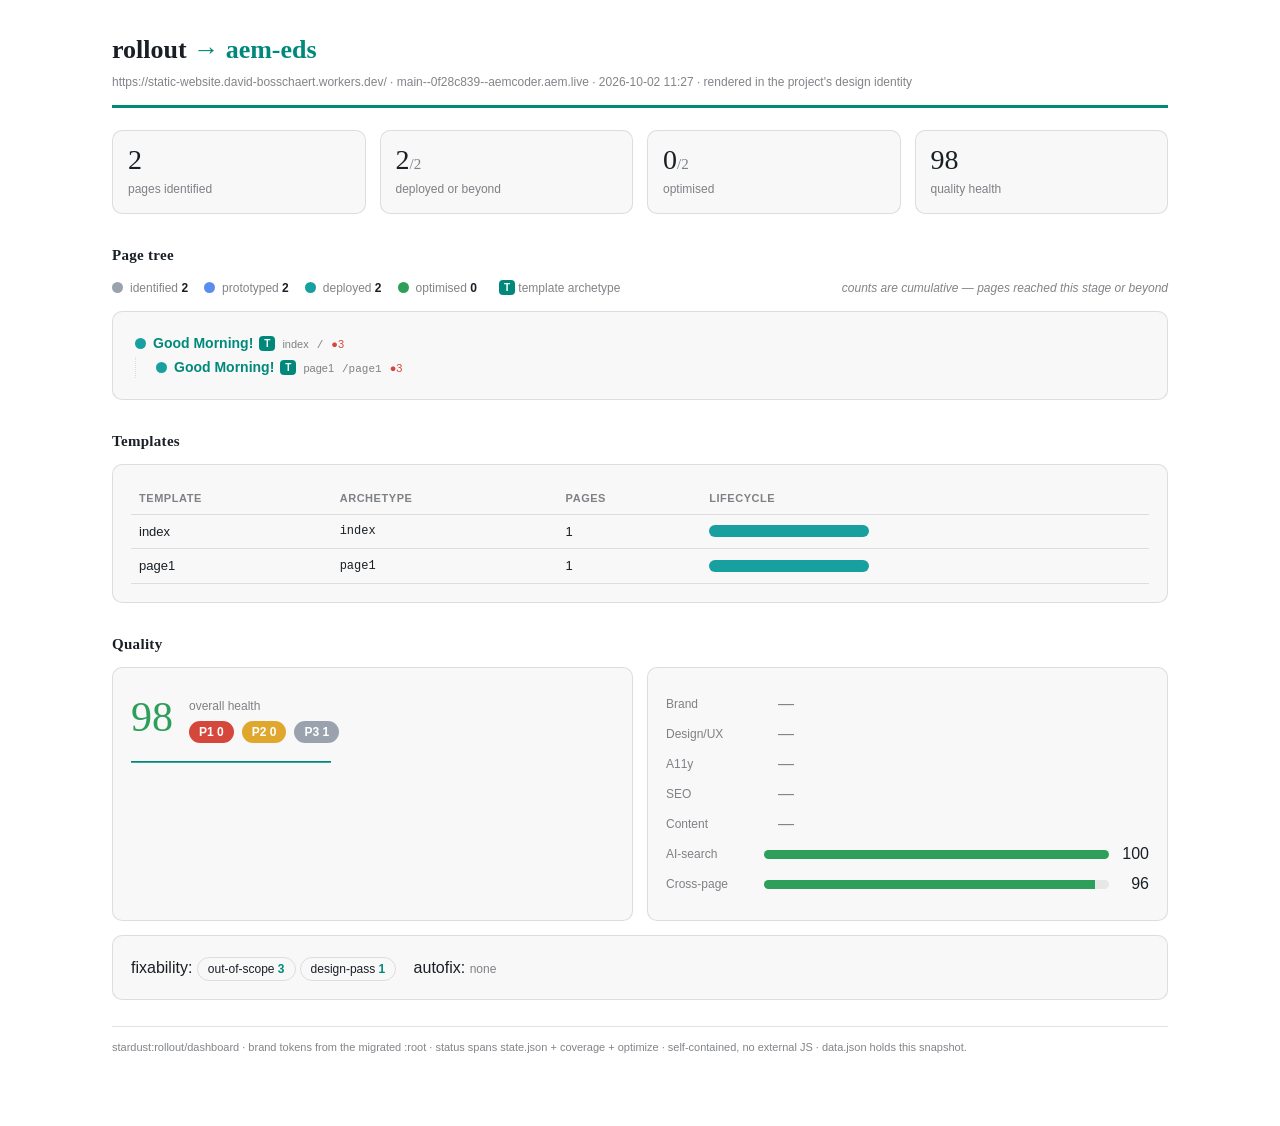
<file: stardust/rollout/dashboard/index.html>
<!doctype html><html lang="en"><head><meta charset="utf-8"><meta name="viewport" content="width=device-width, initial-scale=1">
<title>rollout — https://static-website.david-bosschaert.workers.dev/</title>
<style>
:root{--bg:#ffffff;--fg:#1a1f26;--accent:#00897b;--heading:Georgia, serif;--body:-apple-system,BlinkMacSystemFont,"Segoe UI",Helvetica,Arial,sans-serif;--radius:10px;--maxw:1100px;
--muted:color-mix(in srgb,var(--fg) 55%,transparent);--line:color-mix(in srgb,var(--fg) 12%,transparent);--card:color-mix(in srgb,var(--fg) 3%,var(--bg))}
*{box-sizing:border-box}body{margin:0;font-family:var(--body);color:var(--fg);background:var(--bg);line-height:1.5}
.wrap{max-width:var(--maxw);margin:0 auto;padding:30px 22px 70px}
header{border-bottom:3px solid var(--accent);padding-bottom:14px;margin-bottom:22px}
h1{font-family:var(--heading);font-size:26px;margin:0}h1 b{color:var(--accent)}
h2{font-family:var(--heading);font-size:15px;letter-spacing:.02em;margin:30px 0 12px}
.sub{color:var(--muted);font-size:12px;margin-top:4px}
.cards{display:grid;grid-template-columns:repeat(4,1fr);gap:14px;margin-bottom:8px}
.card{background:var(--card);border:1px solid var(--line);border-radius:var(--radius);padding:15px}
.card .n{font-family:var(--heading);font-size:28px;line-height:1}.card .l{font-size:12px;color:var(--muted);margin-top:6px}
.panel{background:var(--card);border:1px solid var(--line);border-radius:var(--radius);padding:18px;margin-bottom:14px}
.legend{display:flex;flex-wrap:wrap;gap:16px;margin:2px 0 14px;align-items:center}
.lg{font-size:12px;color:var(--muted)}.lg b{color:var(--fg)}.muted-note{font-style:italic;margin-left:auto}
.dot{display:inline-block;width:11px;height:11px;border-radius:50%;margin-right:7px;vertical-align:-1px}
.dot.folder{background:transparent;border:1.5px solid var(--line)}
.tree{font-size:14px}.tree ul{list-style:none;margin:0;padding-left:20px;border-left:1px dotted var(--line)}
.tree>ul{padding-left:4px;border-left:none}.tree li{margin:3px 0}
.nm{font-weight:600}.nm.is-t{color:var(--accent)}.nm.dir{color:var(--muted);font-weight:600}
.tmpl-badge{display:inline-block;background:var(--accent);color:var(--bg);font-size:10px;font-weight:700;border-radius:4px;padding:0 5px;margin-left:6px;vertical-align:1px}
.tref{font-size:11px;color:var(--muted);margin-left:7px}
.pth{font-size:11px;color:var(--muted);margin-left:8px;font-family:ui-monospace,Menlo,Consolas,monospace}
.fnd{font-size:11px;color:#d6473b;margin-left:8px}
table{width:100%;border-collapse:collapse;font-size:13px}td,th{text-align:left;padding:7px 8px;border-bottom:1px solid var(--line)}
th{font-size:11px;text-transform:uppercase;letter-spacing:.05em;color:var(--muted)}.mono{font-family:ui-monospace,Menlo,Consolas,monospace;font-size:12px}
.stack{display:flex;height:12px;width:160px;border-radius:6px;overflow:hidden;background:color-mix(in srgb,var(--fg) 8%,transparent)}.stack span{display:block}
.grid2{display:grid;grid-template-columns:1fr 1fr;gap:14px}
.gauge{display:flex;align-items:center;gap:16px}.gauge .big{font-family:var(--heading);font-size:42px}
.sev{display:flex;gap:8px;margin-top:6px}.pill{border-radius:20px;padding:2px 10px;font-size:12px;font-weight:600;color:#fff}
.dim{display:flex;align-items:center;gap:10px;margin:6px 0}.dl{width:88px;font-size:12px;color:var(--muted)}.dbar{flex:1;height:9px;background:color-mix(in srgb,var(--fg) 8%,transparent);border-radius:5px;overflow:hidden}.dbar i{display:block;height:100%}.dn{width:30px;text-align:right;font-variant-numeric:tabular-nums}.dn.na{color:var(--muted)}
.chip{display:inline-block;border:1px solid var(--line);border-radius:20px;padding:2px 10px;margin:3px 4px 0 0;font-size:12px}.chip b{color:var(--accent)}
footer{margin-top:26px;color:var(--muted);font-size:11px;border-top:1px solid var(--line);padding-top:12px}
@media(max-width:720px){.cards{grid-template-columns:repeat(2,1fr)}.grid2{grid-template-columns:1fr}}
</style></head><body><div class="wrap">
<header><h1>rollout <b>→ aem-eds</b></h1><div class="sub">https://static-website.david-bosschaert.workers.dev/ · main--0f28c839--aemcoder.aem.live · 2026-10-02 11:27 · rendered in the project's design identity</div></header>

<div class="cards">
  <div class="card"><div class="n">2</div><div class="l">pages identified</div></div>
  <div class="card"><div class="n">2<span style="font-size:15px;color:var(--muted)">/2</span></div><div class="l">deployed or beyond</div></div>
  <div class="card"><div class="n">0<span style="font-size:15px;color:var(--muted)">/2</span></div><div class="l">optimised</div></div>
  <div class="card"><div class="n">98</div><div class="l">quality health</div></div>
</div>

<h2>Page tree</h2>
<div class="legend"><span class="lg"><i class="dot" style="background:#9aa3ad" title="identified"></i>identified <b>2</b></span><span class="lg"><i class="dot" style="background:#5b8def" title="prototyped"></i>prototyped <b>2</b></span><span class="lg"><i class="dot" style="background:#18a0a0" title="deployed"></i>deployed <b>2</b></span><span class="lg"><i class="dot" style="background:#2e9e5b" title="optimised"></i>optimised <b>0</b></span><span class="lg"><span class="tmpl-badge">T</span> template archetype</span><span class="lg muted-note">counts are cumulative — pages reached this stage or beyond</span></div>
<div class="panel tree"><ul><li class="root"><i class="dot" style="background:#18a0a0" title="deployed"></i><span class="nm is-t">Good Morning!</span><span class="tmpl-badge" title="template archetype for index">T</span><span class="tref">index</span><span class="pth">/</span><span class="fnd" title="3 open findings">●3</span><ul><li><i class="dot" style="background:#18a0a0" title="deployed"></i><span class="nm is-t">Good Morning!</span><span class="tmpl-badge" title="template archetype for page1">T</span><span class="tref">page1</span><span class="pth">/page1</span><span class="fnd" title="3 open findings">●3</span></li></ul></li></ul></div>

<h2>Templates</h2>
<div class="panel"><table><thead><tr><th>template</th><th>archetype</th><th>pages</th><th>lifecycle</th></tr></thead><tbody><tr><td>index</td><td class="mono">index</td><td>1</td><td><span class="stack"><span style="width:100%;background:#18a0a0" title="deployed: 1"></span></span></td></tr><tr><td>page1</td><td class="mono">page1</td><td>1</td><td><span class="stack"><span style="width:100%;background:#18a0a0" title="deployed: 1"></span></span></td></tr></tbody></table></div>

<h2>Quality</h2>
<div class="grid2">
  <div class="panel"><div class="gauge"><div class="big" style="color:#2e9e5b">98</div><div><div class="sub">overall health</div><div class="sev"><span class="pill" style="background:#d6473b">P1 0</span><span class="pill" style="background:#e0a72e">P2 0</span><span class="pill" style="background:#9aa3ad">P3 1</span></div></div></div><div style="margin-top:12px"><svg width="200" height="36" viewBox="0 0 200 36"><polyline fill="none" stroke="#00897b" stroke-width="2" points="0,0.7199999999999989 200,0.7199999999999989"/></svg></div></div>
  <div class="panel"><div class="dim"><span class="dl">Brand</span><span class="dn na">—</span></div><div class="dim"><span class="dl">Design/UX</span><span class="dn na">—</span></div><div class="dim"><span class="dl">A11y</span><span class="dn na">—</span></div><div class="dim"><span class="dl">SEO</span><span class="dn na">—</span></div><div class="dim"><span class="dl">Content</span><span class="dn na">—</span></div><div class="dim"><span class="dl">AI-search</span><span class="dbar"><i style="width:100%;background:#2e9e5b"></i></span><span class="dn">100</span></div><div class="dim"><span class="dl">Cross-page</span><span class="dbar"><i style="width:96%;background:#2e9e5b"></i></span><span class="dn">96</span></div></div>
</div>
<div class="panel">fixability: <span class="chip">out-of-scope <b>3</b></span><span class="chip">design-pass <b>1</b></span> &nbsp; autofix: <span class="sub">none</span></div>

<footer>stardust:rollout/dashboard · brand tokens from the migrated :root · status spans state.json + coverage + optimize · self-contained, no external JS · data.json holds this snapshot.</footer>
</div></body></html>
</file>
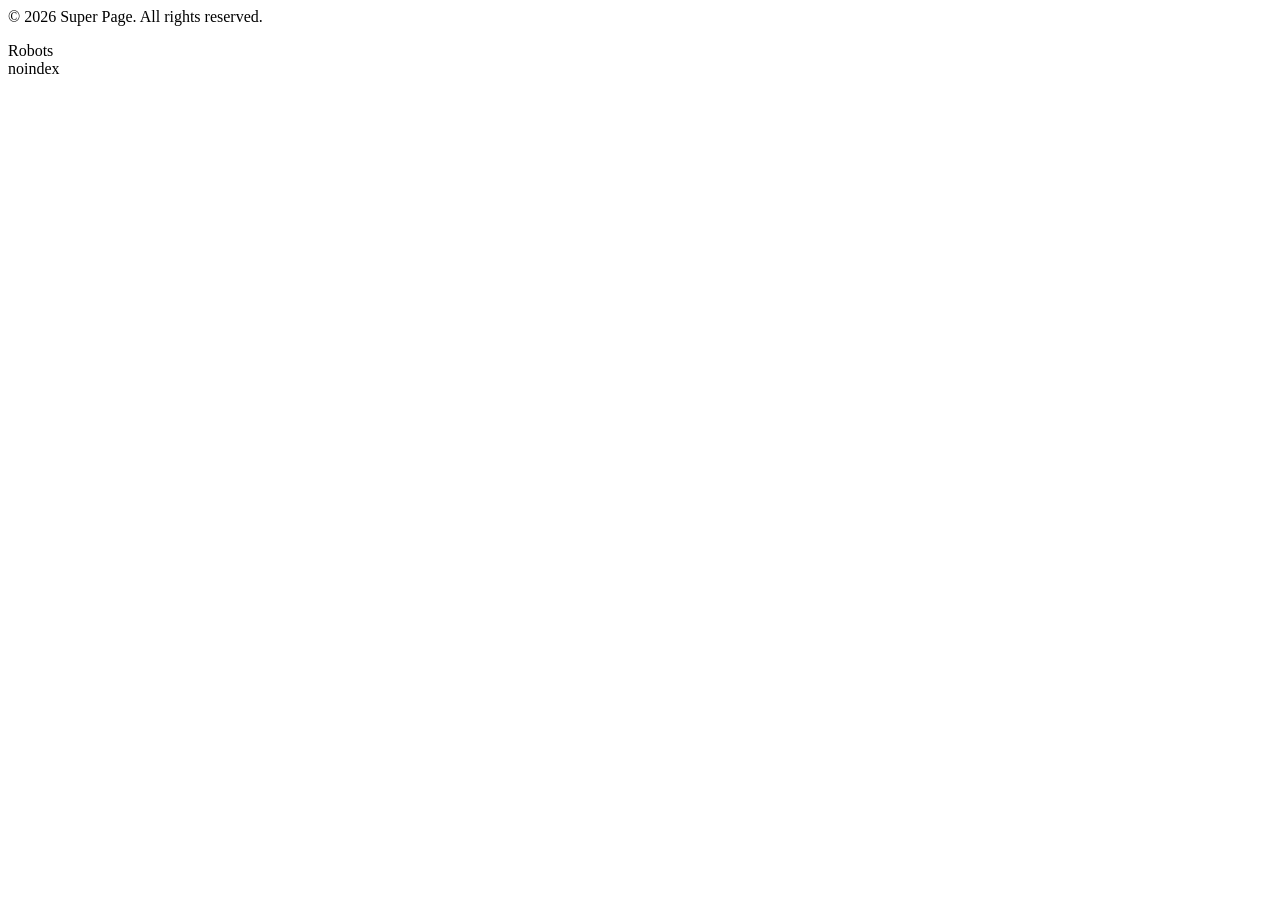
<file: content/footer.html>
<body>
  <header></header>
  <main>
    <div>
      <p>&copy; 2026 Super Page. All rights reserved.</p>
    </div>
    <div>
      <div class="metadata">
        <div><div>Robots</div><div>noindex</div></div>
      </div>
    </div>
  </main>
  <footer></footer>
</body>
</file>
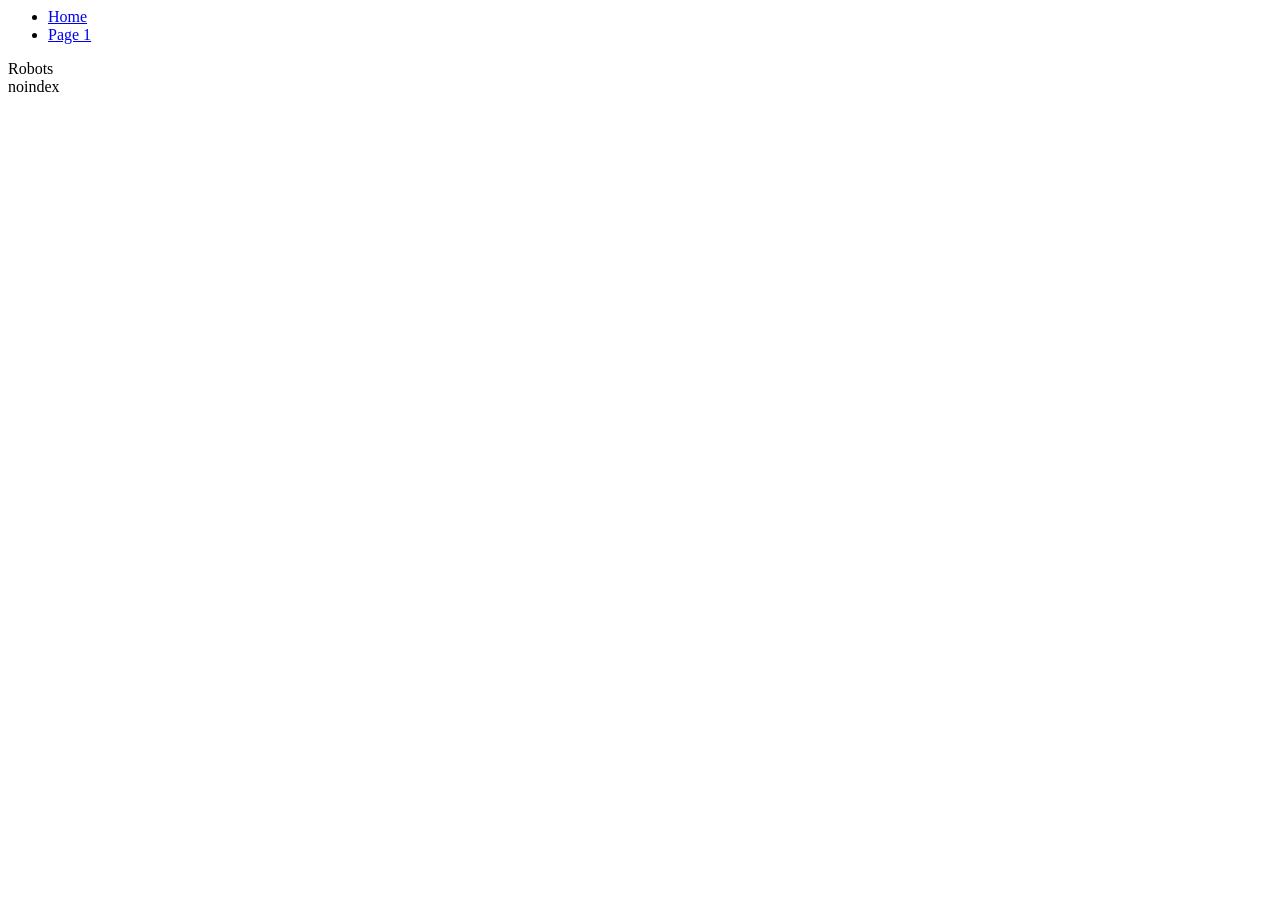
<file: content/nav.html>
<body>
  <header></header>
  <main>
    <div>
      <ul>
        <li><a href="/">Home</a></li>
        <li><a href="/page1">Page 1</a></li>
      </ul>
    </div>
    <div>
      <div class="metadata">
        <div><div>Robots</div><div>noindex</div></div>
      </div>
    </div>
  </main>
  <footer></footer>
</body>
</file>
